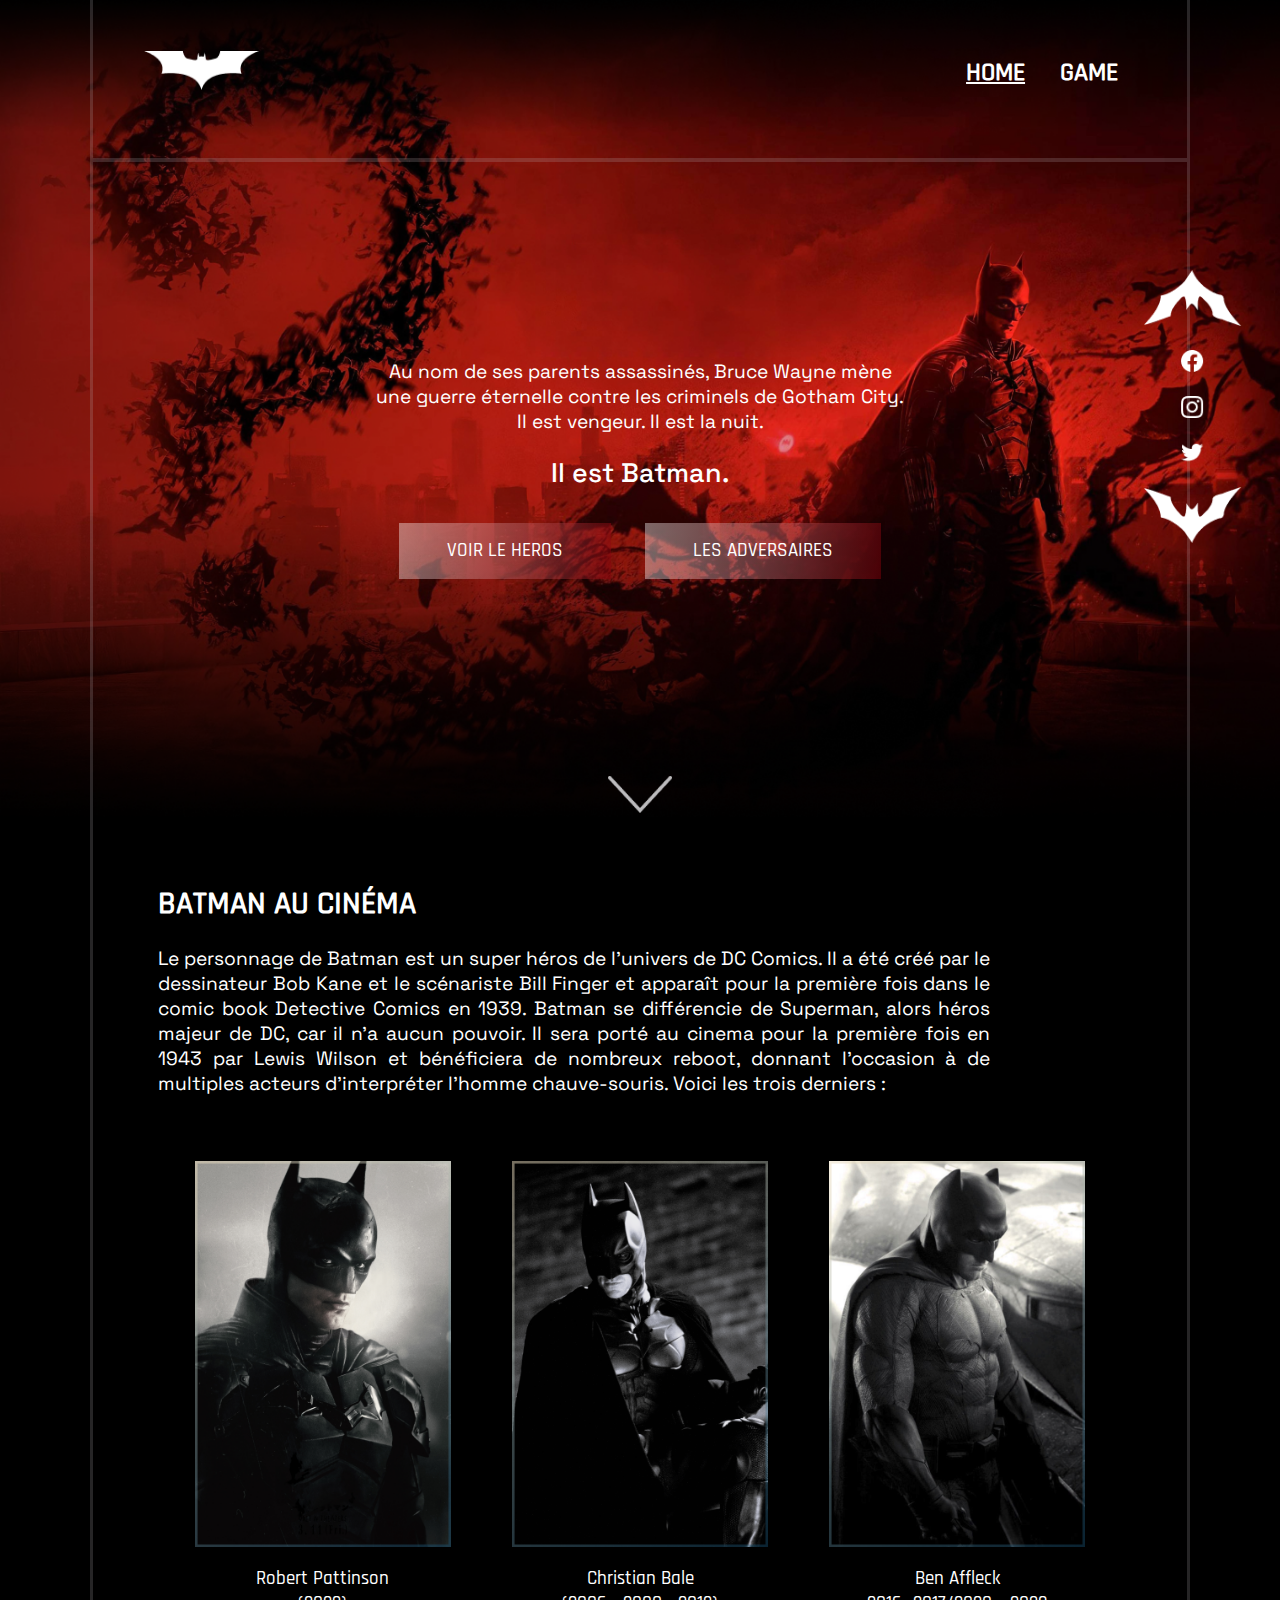
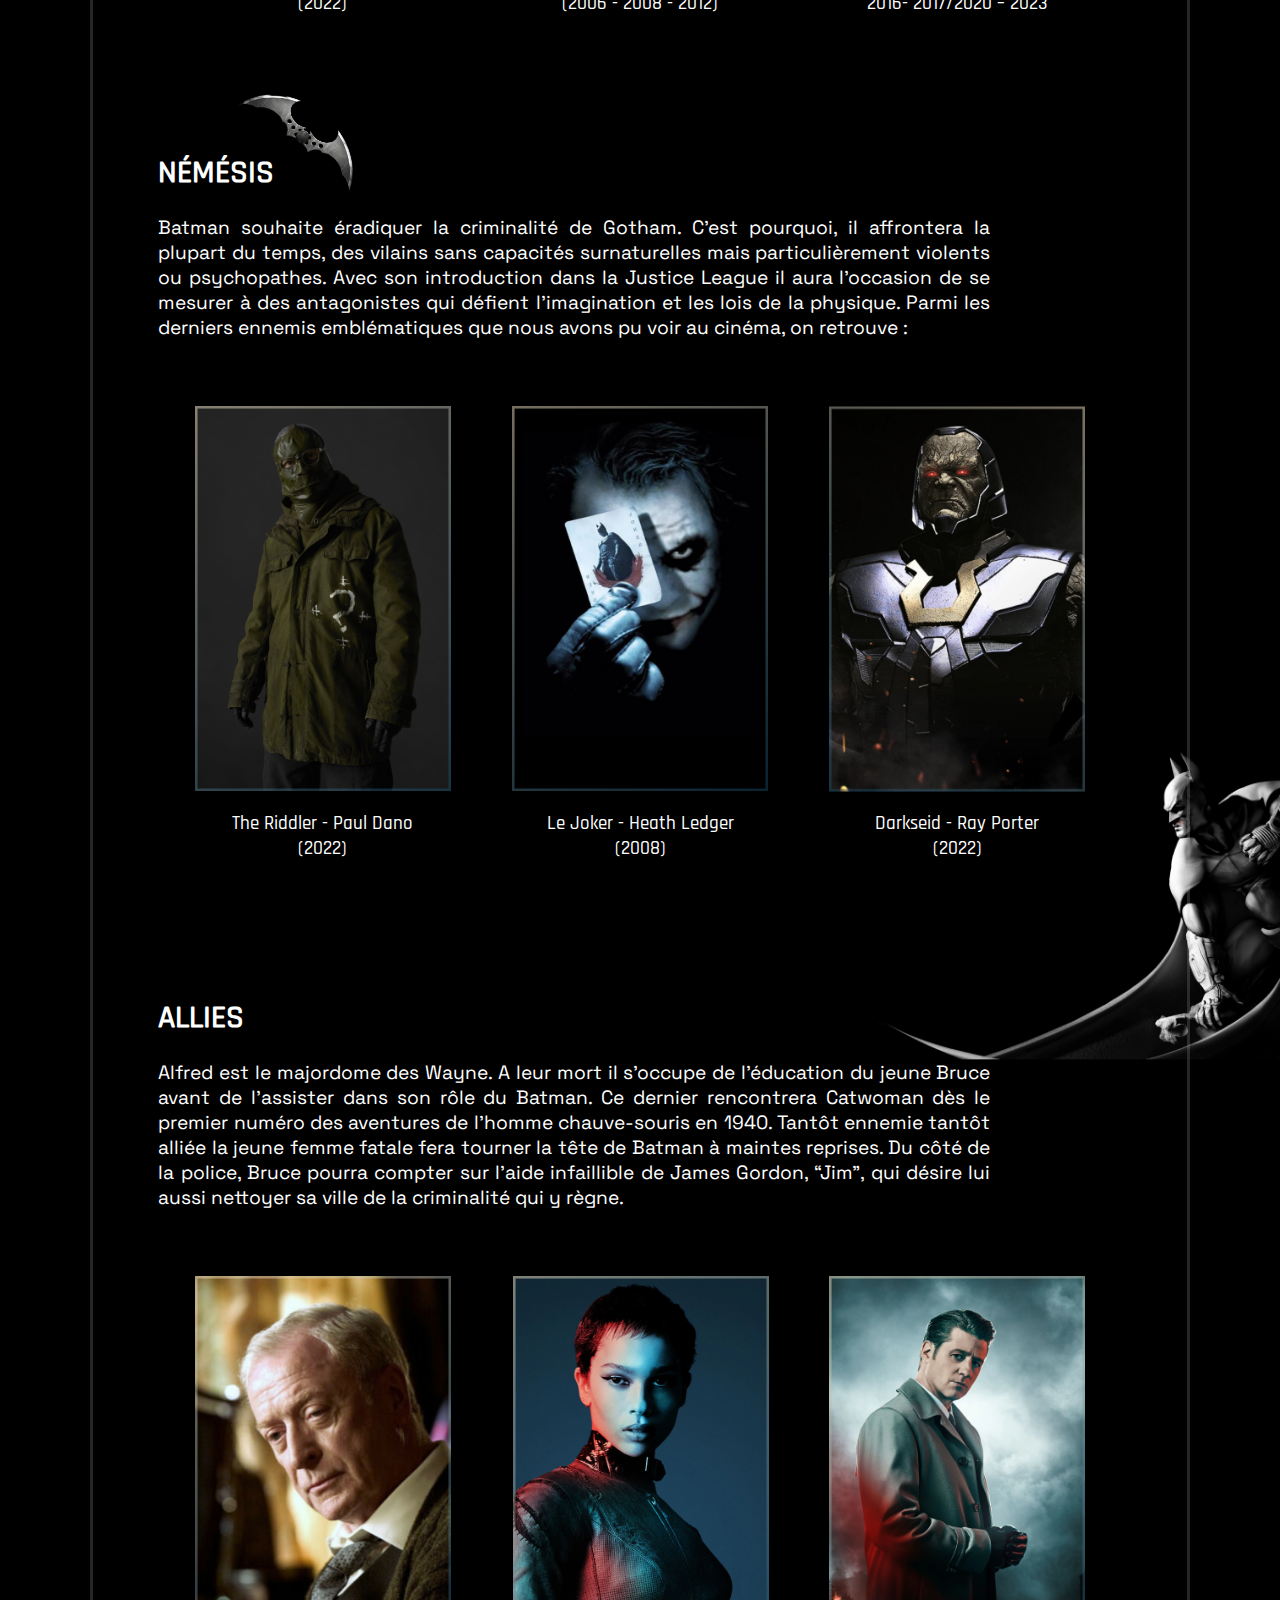
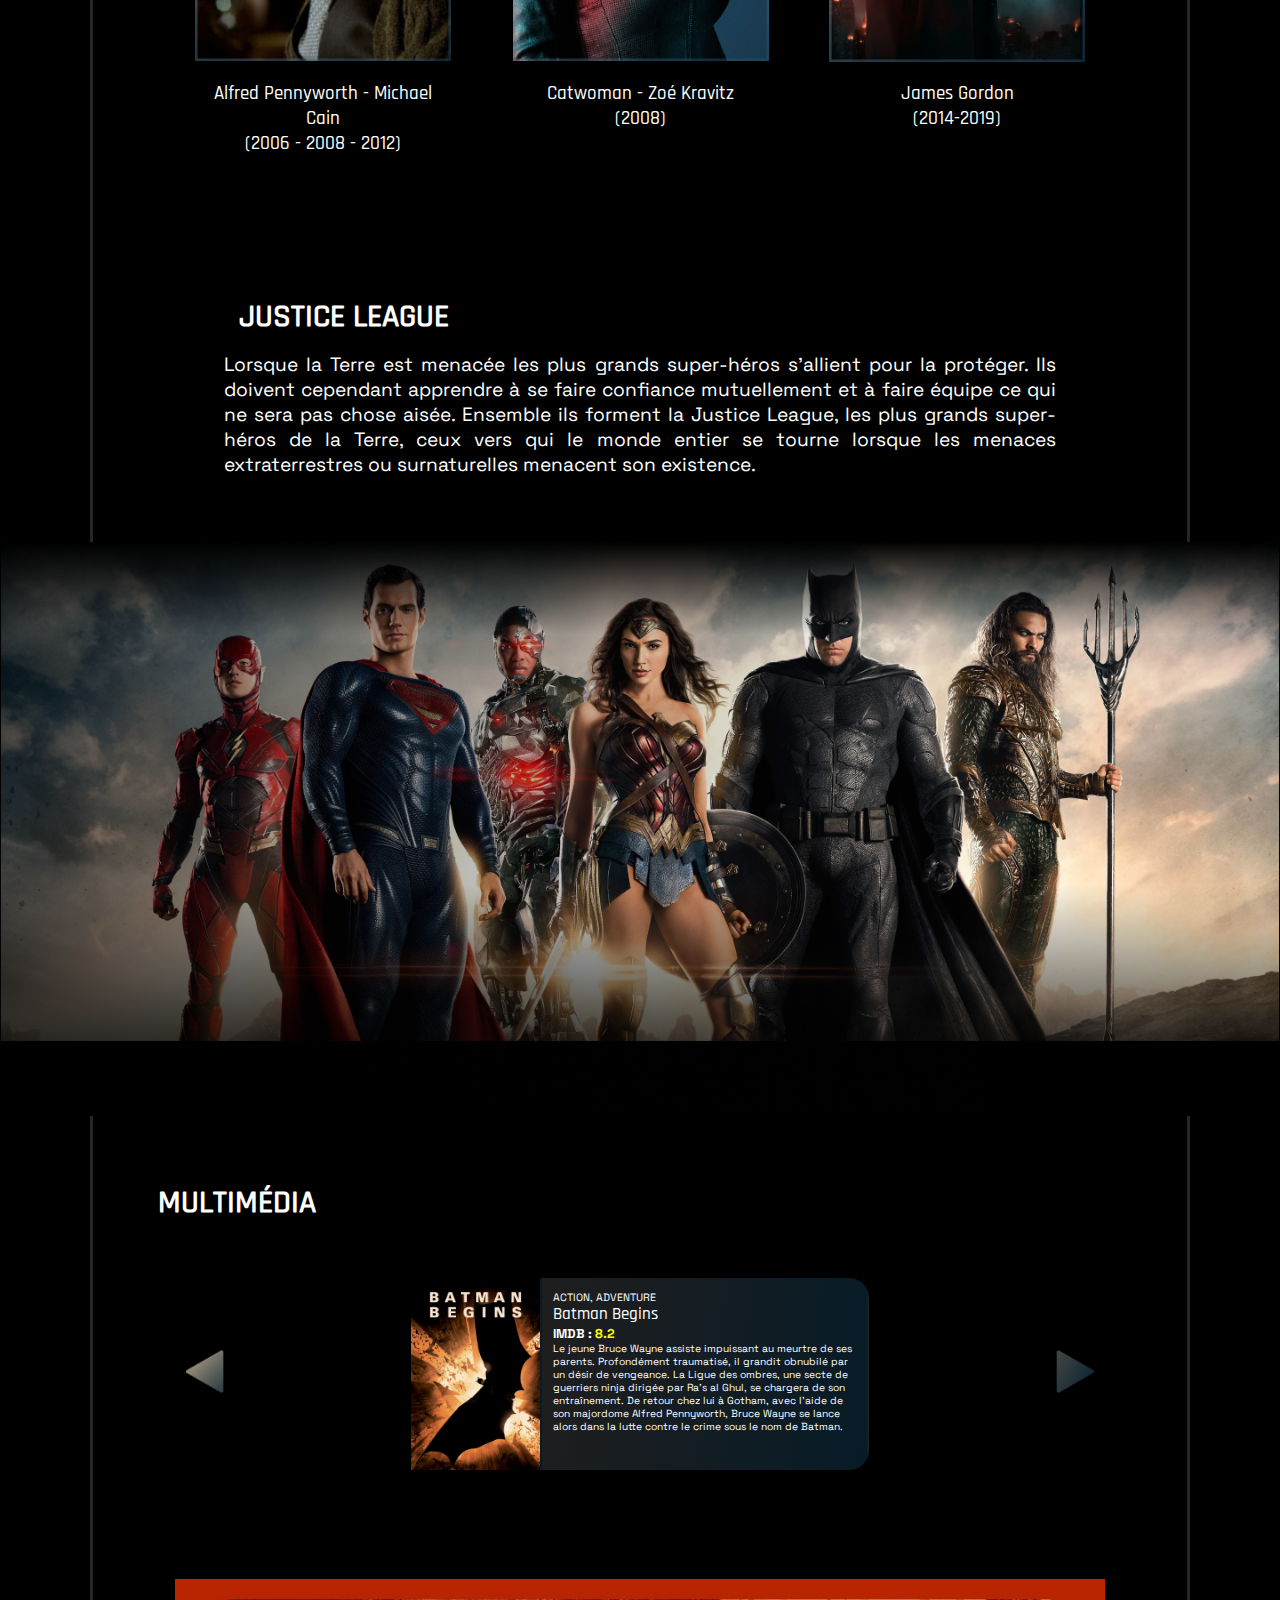
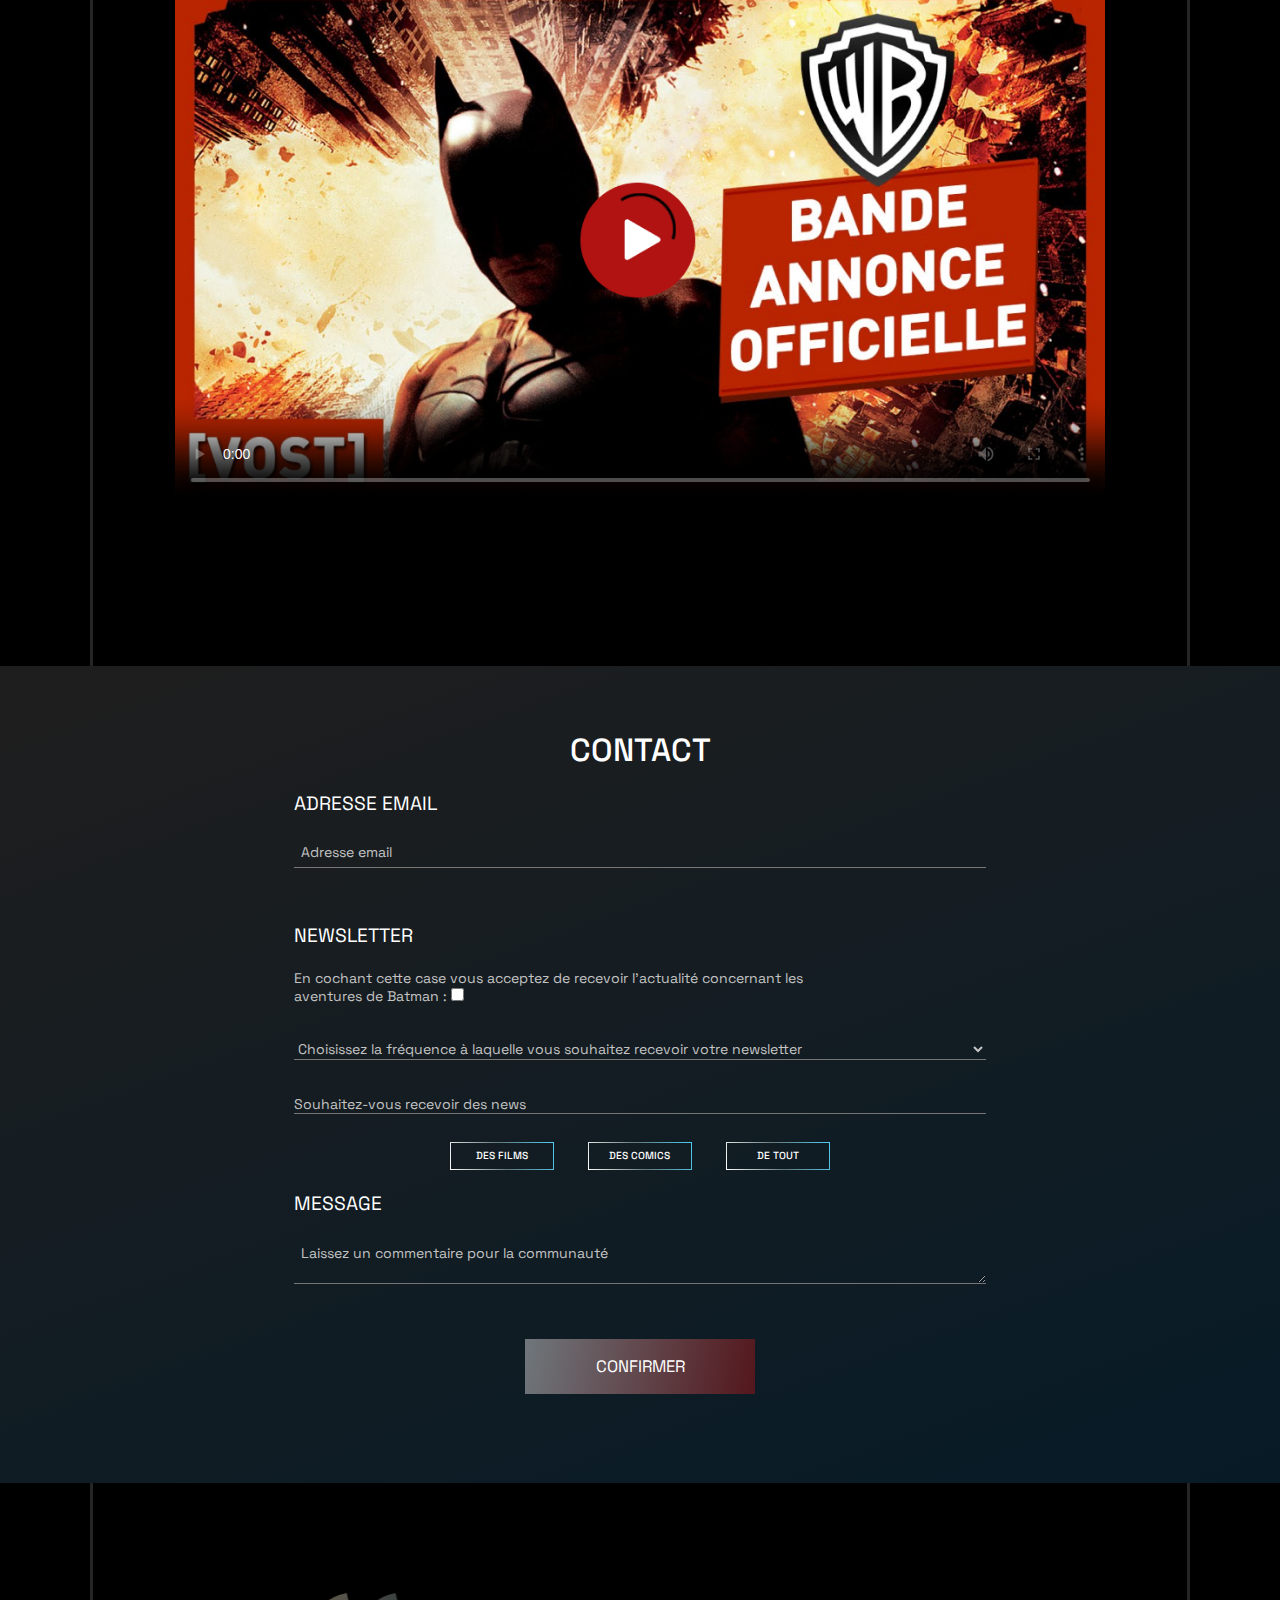
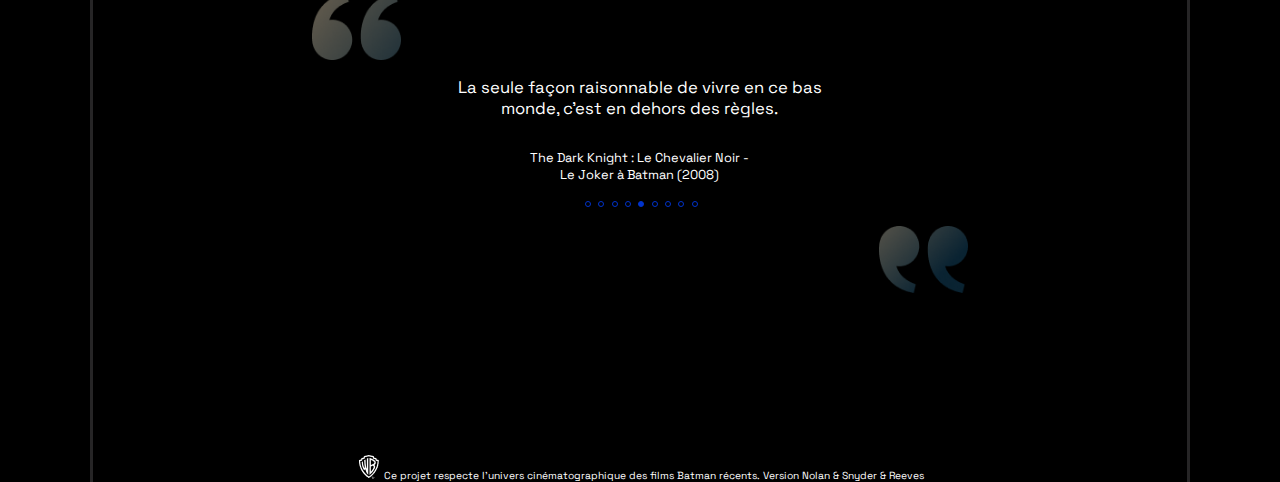
<file: index.html>
<!DOCTYPE html>
<html lang="en">
<head>
    <meta charset="UTF-8">
    <meta http-equiv="X-UA-Compatible" content="IE=edge">
    <meta name="viewport" content="width=device-width, initial-scale=1.0">
    <link rel="stylesheet" href="css/style.css">
    <title>BatMan</title>
</head>
<body>
    <section id="hero">
        <header>
            <nav>
                <a href=""><img src="img/Logos/logohome.png" alt=""></a>
                <ul>
                    <li id="active"><a href="index.html">HOME</a></li>
                    <li><a href="game.html">GAME</a></li>
                </ul>
            </nav>
        </header>
        
        <!-- Premiers contenus -->
        <section class="container">
            <div class="part1 fadeIn">
                <p>Au nom de ses parents assassinés, Bruce Wayne mène <br> une guerre éternelle contre les 
                    criminels de Gotham City. <br> Il est vengeur. Il est la nuit.</p>
                <h2>Il est Batman.</h2>
                <a href="#heros"><button>VOIR LE HEROS</button></a>
                <a href="#adversaires"><button>LES ADVERSAIRES</button></a>
                <a class="fleche" href="#cinema"><img src="./img/Logos/flèche_down_header.png" alt="" style="width: 5vw;"></a>
            </div>
        </section>
    </section>

    <!-- scroll icons -->
    <div class="scrollIcons">
        <a href="#hero">
            <img src="./img/Logos/logo_bat_flèche.png" alt="" style="width: 7.6vw;">
        </a>
        <a href="">
            <img src="./img/Logos/icon_facebook.png" alt="">
        </a>
        <a href="">
            <img src="./img/Logos/icon_ig.png" alt="">
        </a>
        <a href="">
            <img src="./img/Logos/icon_tw.png" alt="">
        </a>
        <a href="#bas">
            <img src="./img/Logos/logo_bat_flèche_2.png" alt="" style="width: 7.6vw;">
        </a>
    </div>

    <!-- début du contenu principal -->
    <main>
        <!-------------------------SECONDE PARTIE ------------------------------->
        <!-- sous-partie1 -->
        <section class="container" id="cinema">
            <div class="part2 fadeIn">
                <h1>BATMAN AU CINÉMA</h1>
                <p>
                    Le personnage de Batman est un super héros de l’univers de DC Comics. Il a été créé par le dessinateur Bob Kane et le scénariste Bill Finger et apparaît pour la première fois dans le comic book Detective Comics en 1939. Batman se différencie de Superman,
                    alors héros majeur de DC, car il n’a aucun pouvoir. Il sera porté au cinema pour la première fois en 1943 par Lewis Wilson et bénéficiera de nombreux reboot, donnant l’occasion à de multiples acteurs d’interpréter l’homme chauve-souris.
                    Voici les trois derniers :
                </p>
            </div>

            <div class="lesTrois" id="heros">
                <div class="les3 zoom">
                    <figure><img src="./img/Illustrations/Bathome2.png" alt=""></figure>
                    <figcaption>Robert Pattinson <br>(2022)</figcaption>
                    <!-- à propos de l'acteur -->
                    <div class="acteur">
                        <div>
                            <img src="img/Illustrations/Bathome2.png">
                            <p>Robert Pattinson <br> <span>2022</span></p>
                        </div>
                    </div>
                </div>
                <div class="les3 zoom">
                    <figure><img src="./img/Illustrations/Bathome3.png" alt=""></figure>
                    <figcaption>Christian Bale <br>(2006 - 2008 - 2012)</figcaption>
                    <!-- à propos de l'acteur -->
                    <div class="acteur">
                        <div>
                            <img src="img/Illustrations/Bathome3.png">
                            <p>Christian Bale <br> <span>2006 - 2008 - 2012</span></p>
                        </div>
                    </div>
                </div>
                <div class="les3 zoom">
                    <figure><img src="./img/Illustrations/Bathome4.png" alt=""></figure>
                    <figcaption>Ben Affleck <br>2016- 2017/2020 – 2023</figcaption>
                    <!-- à propos de l'acteur -->
                    <div class="acteur">
                        <div>
                            <img src="img/Illustrations/Bathome4.png">
                            <p>Ben Affleck <br> <span>2016- 2017/2020 – 2023</span></p>
                        </div>
                    </div>
                </div>
            </div>
        </section>

        <!-- sous-partie2 -->
        <section class="container">
            <div class="part2 fadeIn" id="nemesis">
                <img class="ailes" src="./img/Illustrations/Bathome13.png" alt="">
                <h1>NÉMÉSIS</h1>
                <p>
                    Batman souhaite éradiquer la criminalité de Gotham. C’est pourquoi, il affrontera la plupart du temps, des vilains sans capacités surnaturelles mais particulièrement violents ou psychopathes. Avec son introduction dans la Justice League il aura l’occasion
                    de se mesurer à des antagonistes qui défient l’imagination et les lois de la physique. Parmi les derniers ennemis emblématiques que nous avons pu voir au cinéma, on retrouve :
                </p>
            </div>
            <div class="lesTrois" id="adversaires">
                <div class="les3 zoom">
                    <figure><img src="./img/Illustrations/Bathome5.png" alt=""></figure>
                    <figcaption>The Riddler - Paul Dano <br>(2022)</figcaption>
                    <!-- à propos de l'acteur -->
                    <div class="acteur">
                        <div>
                            <img src="img/Illustrations/Bathome5.png">
                            <p>The Riddler/Edward Nashton <br> <span> Paul Dano-2022</span></p>
                        </div>
                    </div>
                </div>
                <div class="les3 zoom">
                    <figure><img src="./img/Illustrations/Bathome6.png" alt=""></figure>
                    <figcaption>Le Joker - Heath Ledger <br>(2008)</figcaption>
                    <!-- à propos de l'acteur -->
                    <div class="acteur">
                        <div>
                            <img src="img/Illustrations/Bathome6.png">
                            <p>The Joker <br> <span>Heath Ledger-2008</span></p>
                        </div>
                    </div>
                </div>
                <div class="les3 zoom">
                    <figure><img src="./img/Illustrations/Bathome7.png" alt=""></figure>
                    <figcaption>Darkseid - Ray Porter <br>(2022)</figcaption>
                    <!-- à propos de l'acteur -->
                    <div class="acteur">
                        <div>
                            <img src="img/Illustrations/Bathome7.png">
                            <p>Darkseid <br> <span>Ray Porter-2020</span></p>
                        </div>
                    </div>
                </div>
            </div>
        </section>

        <!-- image de batman à droite -->
        <section class="container">
            <div class="imgDroit">
                <img src="./img/Illustrations/Bathome12.png" alt="" style="width: 33vw;">
            </div>
        </section>
        
        <!-- sous-partie3 -->
        <section class="container">
            <div class="part2 fadeIn">
                <h1 id="allies">ALLIES</h1>
                <p>
                    Alfred est le majordome des Wayne. A leur mort il s’occupe de l’éducation du jeune Bruce avant de l’assister dans son rôle du Batman. Ce dernier rencontrera Catwoman dès le premier numéro des aventures de l’homme chauve-souris en 1940. Tantôt ennemie
                    tantôt alliée la jeune femme fatale fera tourner la tête de Batman à maintes reprises. Du côté de la police, Bruce pourra compter sur l’aide infaillible de James Gordon, “Jim”, qui désire lui aussi nettoyer sa ville de la criminalité
                    qui y règne. 
                </p>
            </div>
            <div class="lesTrois">
                <div class="les3 zoom">
                    <figure><img src="./img/Illustrations/Bathome9.png" alt=""></figure>
                    <figcaption>Alfred Pennyworth - Michael Cain <br>(2006 - 2008 - 2012)</figcaption>
                    <!-- à propos de l'acteur -->
                    <div class="acteur"  style="margin-bottom: 8%;">
                        <div>
                            <img src="img/Illustrations/Bathome9.png">
                            <p>Alfred Pennyworth <br> <span>Michael Cain-2006-2008-2012</span></p>
                        </div>
                    </div>
                </div>
                <div class="les3 zoom">
                    <figure><img src="./img/Illustrations/Bathome8.png" alt=""></figure>
                    <figcaption>Catwoman - Zoé Kravitz <br>(2008)</figcaption>
                    <!-- à propos de l'acteur -->
                    <div class="acteur">
                        <div>
                            <img src="img/Illustrations/Bathome8.png">
                            <p>Catwoman <br> <span>Zoé Kravitz-2022</span></p>
                        </div>
                    </div>
                </div>
                <div class="les3 zoom">
                    <figure><img src="./img/Illustrations/Bathome10.png" alt=""></figure>
                    <figcaption>James Gordon <br>(2014-2019)</figcaption>
                    <!-- à propos de l'acteur -->
                    <div class="acteur">
                        <div>
                            <img src="img/Illustrations/Bathome10.png">
                            <p>Jim Gordon <br> <span>Benjamin McKenzie-2014-2019</span></p>
                        </div>
                    </div>
                </div>
            </div>
            
        <!-- justice league -->
            <div class="part2jl fadeIn">
                <h1>JUSTICE LEAGUE</h1>
                <p>
                    Lorsque la Terre est menacée les plus grands super-héros s’allient pour la protéger. Ils doivent cependant apprendre à se faire confiance mutuellement et à faire équipe ce qui ne sera pas chose aisée. Ensemble ils forment la Justice League, les plus grands
                    super-héros de la Terre, ceux vers qui le monde entier se tourne lorsque les menaces extraterrestres ou surnaturelles menacent son existence. </p>
            </div>
        </section>

        <div class="heros">
            <img id="imgBat11" src="./img/Illustrations/Bathome11.png" alt="">
        </div>

        <!-- sous-partie4 -->
        <section class="container">
            <div class="part2 fadeIn">
                <h1>MULTIMÉDIA</h1>
            </div>
            <div class="multimedia fadeIn">
                <div class="direction">
                    <a href="">
                        <img src="./img/Logos/icon_flèche_1.png" alt="">
                    </a>
                </div>

                <img class="begin" src="./img/Illustrations/Bathome_ba1.png" alt="">
                <div class="action">
                    <h5>ACTION, ADVENTURE</h5>
                    <h4>Batman Begins</h4>
                    <h6>IMDB : <span style="color:#ffff00">8.2</span></h6>
                    <p>Le jeune Bruce Wayne assiste impuissant au meurtre de ses parents. Profondément traumatisé, il grandit obnubilé par un désir de vengeance. La Ligue des ombres, une secte de guerriers ninja dirigée par Ra's al Ghul, se chargera
                        de son entraînement. De retour chez lui à Gotham, avec l'aide de son majordome Alfred Pennyworth, Bruce Wayne se lance alors dans la lutte contre le crime sous le nom de Batman.
                    </p>
                </div>
                <div class="direction">
                    <a href="">
                        <img src="./img/Logos/icon_flèche_2.png" alt="">
                    </a>
                </div>
            </div>

            <div class="bande fadeIn">
                <video poster="./img/Illustrations/Bathome_ba2.png" src="https://www.youtube.com/watch?v=jXrFsn9pcZY" controls></video>
            </div>
        </section>

        <!-- formulaire -->
        <section class="contact fadeIn">
            <div class="form">
                <h1> CONTACT</h1>
                <form action="" id="form-contact">
                    <label class="titre" for="email">ADRESSE EMAIL</label>
                    <input type="email" name="email" placeholder="Adresse email">
                    <label class="titre" for="newsletter">NEWSLETTER</label>
                    <label class="cocher" for=""> En cochant cette case vous acceptez de recevoir l’actualité concernant les <br> aventures de Batman :</label>
                    <input type="checkbox">
                    <div class="report">
                        <select name="choix" class="news">
                            <option value="">Choisissez la fréquence à laquelle vous souhaitez recevoir votre newsletter</option>
                            <option value="">Une fois par semaine</option>
                            <option value="">Une fois toutes les deux semaines(2fois par mois)</option>
                            <option value="">Une fois par mois</option>
                            <option value="">Une fois tous les trois mois</option>
                            <option value="">Une fois tous les six mois</option>
                        </select>
                    </div>
                    <div class="report">
                        <p class="news"> Souhaitez-vous recevoir des news</p>
                    </div>
                    <div class="btn-group">
                       <button>Des films</button>
                       <button>Des comics</button>
                       <button>De tout</button>
                    </div>
                    <label class="titre">MESSAGE</label>
                    <textarea name="message" id="" placeholder="Laissez un commentaire pour la communauté"></textarea>
                    <input type="submit" value="CONFIRMER">
                </form>
            </div>

        </section>
    </main>

    <!-- Citation -->
    <section class="container" id="citation">
        <div class="container2 fadeIn">
            <div class="g-open">
                <img src="./img/Logos/icon_guillemets_1.png" alt="" style="width: 7vw;">
            </div>
            <div class="citation-carte">
                <p class="citation-texte">La seule façon raisonnable de vivre en ce bas monde, c'est en dehors des règles.</p>

                <p class="citation-auteur" style="font-size: 1em;">The Dark Knight : Le Chevalier Noir - <br> Le Joker à Batman (2008)</p>
            </div>

            <div class="ronds">
                <svg>
                    <circle cx="8" cy="8" r="2.5" stroke="#0033cc" stroke-width="1" fill="tranparent"></circle>
                </svg>
                <svg>
                    <circle cx="8" cy="8" r="2.5" stroke="#0033cc" stroke-width="1" fill="tranparent"></circle>
                </svg>
                <svg>
                    <circle cx="8" cy="8" r="2.5" stroke="#0033cc" stroke-width="1" fill="tranparent"></circle>
                </svg>
                <svg>
                    <circle cx="8" cy="8" r="2.5" stroke="#0033cc" stroke-width="1" fill="tranparent"></circle>
                </svg>
                <svg>
                    <circle cx="8" cy="8" r="2.5" stroke="#0033cc" stroke-width="1" fill="#0033cc"></circle>
                </svg>
                <svg>
                    <circle cx="8" cy="8" r="2.5" stroke="#0033cc" stroke-width="1" fill="tranparent"></circle>
                </svg>
                <svg>
                    <circle cx="8" cy="8" r="2.5" stroke="#0033cc" stroke-width="1" fill="tranparent"></circle>
                </svg>
                <svg>
                    <circle cx="8" cy="8" r="2.5" stroke="#0033cc" stroke-width="1" fill="tranparent"></circle>
                </svg>
                <svg>
                    <circle cx="8" cy="8" r="2.5" stroke="#0033cc" stroke-width="1" fill="tranparent"></circle>
                </svg>
            </div>
            
            <div class="g-close">
                <img src="./img/Logos/icon_guillemets_2.png" alt="" style="width: 7vw;">
            </div>
        </div>
    </section>

    <!-- Pied de page -->
    <footer class="container" id="bas">
        <div class="container2">
            <div class="text">
                <img src="./img/Logos/icon_WB.png" alt="">
                <span> Ce projet respecte l’univers cinématographique des films Batman récents. Version Nolan & Snyder & Reeves</span>
            </div>
        
        </div>
    </footer>

        <!-- Popup -->
    <div class="popup-message" id="modal">
        <div class="popup-content">
            <span class="message">Message reçu !</span>
        </div>
    </div>

    <!-- scripts -->
    <script src="script/home.js"></script>
</body>
</html>
</file>
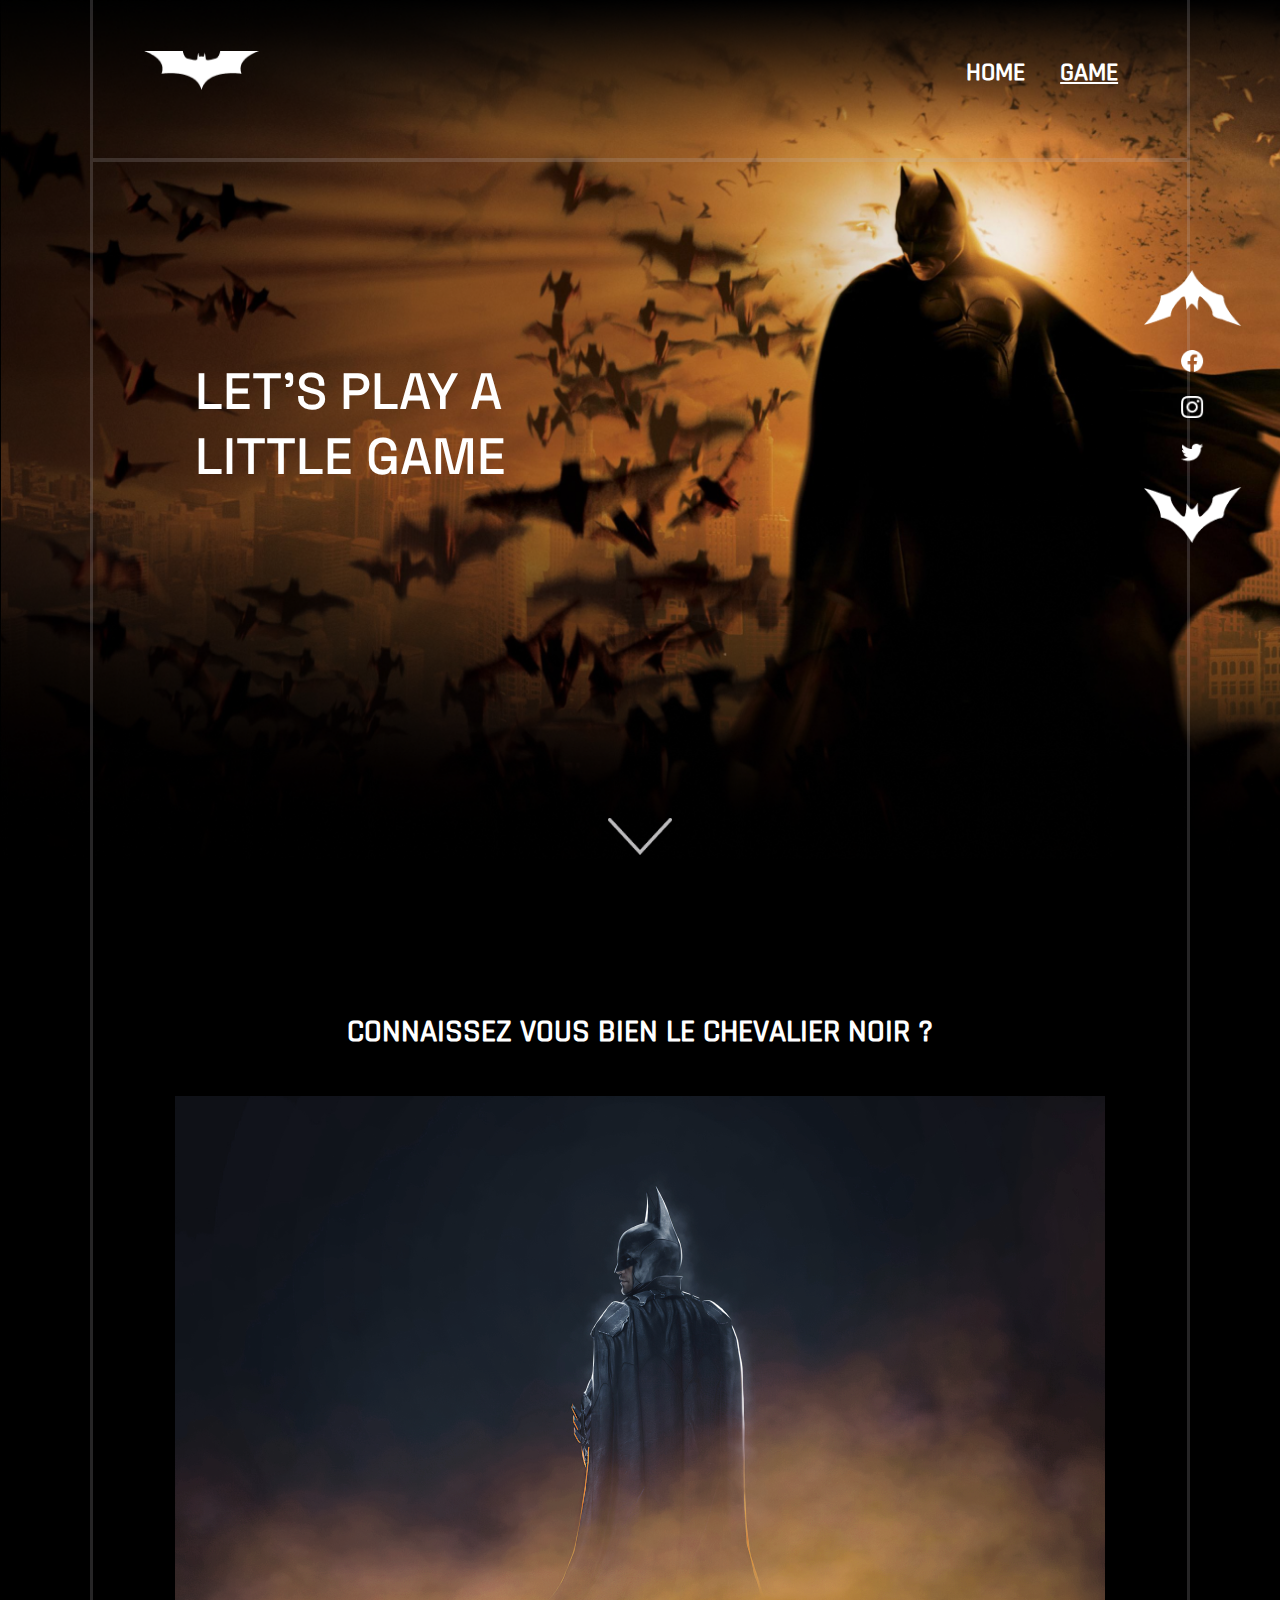
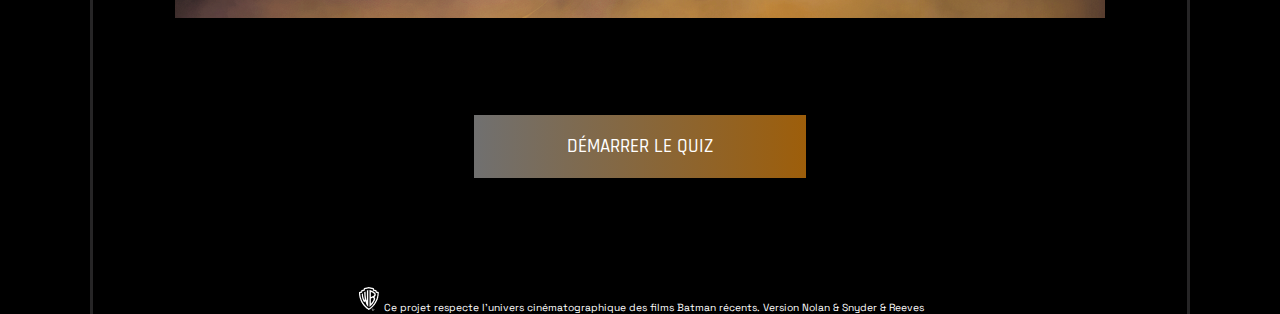
<file: game.html>
<!DOCTYPE html>
<html lang="fr">

<head>
    <meta charset="UTF-8">
    <meta http-equiv="X-UA-Compatible" content="IE=edge">
    <meta name="viewport" content="width=device-width, initial-scale=1.0">
    <title>BATMAN|GAME</title>
    <link rel="stylesheet" href="css/style.css">
    <script src="https://code.jquery.com/jquery-3.6.0.js" integrity="sha256-H+K7U5CnXl1h5ywQfKtSj8PCmoN9aaq30gDh27Xc0jk=" crossorigin="anonymous"></script>
</head>

<body>
    <section id="hero_game">
        <!-- en-tête -->
        <header>
            <nav>
                <a href=""><img src="img/Logos/logohome.png" alt=""></a>
                <ul>
                    <li><a href="index.html">HOME</a></li>
                    <li id="active"><a href="game.html">GAME</a></li>
                </ul>
            </nav>
        </header>
        
        <!-- Premiers contenus -->
        <section class="container">
            <div class="part1_game fadeIn">
                <h1>Let's play a <br>little game</h1>
                <a class="fleche" href=""><img src="./img/Logos/flèche_down_header.png" alt="" style="width: 5vw;"></a>
            </div>
        </section>
    </section>

    <!-- scroll icons -->
    <div class="scrollIcons">
        <a href="#hero_game">
            <img src="./img/Logos/logo_bat_flèche.png" alt="" style="width: 7.6vw;">
        </a>
        <a href="">
            <img src="./img/Logos/icon_facebook.png" alt="">
        </a>
        <a href="">
            <img src="./img/Logos/icon_ig.png" alt="">
        </a>
        <a href="">
            <img src="./img/Logos/icon_tw.png" alt="">
        </a>
        <a href="#bas">
            <img src="./img/Logos/logo_bat_flèche_2.png" alt="" style="width: 7.6vw;">
        </a>
    </div>

    <!-- Contenu principal -->
    <main class="container">

        <!-- démarrer quizz -->
        <section class="jeu" id="jeu">

            <div class="quiz fadeIn" id="quiz">
                <h1>connaissez vous bien le chevalier noir ?</h1>
                <img src="./img/Illustrations_game/Batgame_2.png" alt="chevalier noir"><br>
                <button type="submit" class="btn" id="btn-start">démarrer le quiz</button>
            </div>

            <!-- Quizz-->
            <div class="quiz-container" id="quiz-container">
                <h1> <span id="index">1</span>/<span id="total">12</span></h1>
                <form action="" method="post" id="formulaire">
                    <div class="quiz-questions" id="quiz-questions">
                        <div>
                            <img src="./img/Illustrations_game/Batgame_3.png" alt="illustration" id="img-illustrate">
                        </div>    

                        <!-- en cas de défaut de connexion -->
                        <div class="quiz-question" id="quiz-question">
                            <p class="question" id="question">Vérifier la connexion...</p>
                            <span id="error-message"></span>
                            <label for="checkbox1" class="response">
                                <input type="checkbox" name="choix" id="checkbox1" value="">
                                <p id="response" >Réponse</p>
                            </label>
                            <label for="checkbox1" class="response">
                                <input type="checkbox" name="choix" id="checkbox2" value="">
                                <p id="response2">Réponse</p>
                            </label>
                            <label for="checkbox1" class="response">
                                <input type="checkbox" name="choix" id="checkbox3" value="">
                                <p id="response3" >Réponse</p>
                            </label>
                        </div>
                        <!-- Fin formulaire par defaut -->

                    </div>
                    
                    <!-- passer à la question suivante -->
                    <div>
                        <div class="suiv" id="suiv">
                            <input type="submit" class="btn" value="question suivante" id="btn-next">
                            <p id="rep"></p>
                        </div>
                    </div>
                    
                </form>
            </div>

            <!-- Fin des quiz -->
        </section>
    </main>
   
    <!-- PIEDS DE PAGE -->
    <footer class="container" id="bas">
        <div class="container2">
            <div class="text">
                <img src="./img/Logos/icon_WB.png" alt="">
                <span> Ce projet respecte l’univers cinématographique des films Batman récents. Version Nolan & Snyder & Reeves</span>
            </div>
            <div>
               
            </div>

        </div>
    </footer>

    <!-- popup résultat -->
    <div class="popup-result quiz" id="popup-result">
        <div class="result">
            <h1 id="titre"> Note</h1>
            <p id="appreciation">Appréciation</p>
            <a href="game.html" class="btn">Recommencer le Quiz</a>
        </div>
    </div>
    
    <!-- scripts -->
    <script src="script/game.js"></script>    
</body>
</html>
</file>
<file: css/style.css>
@charset "UTF-8";
/* the Font */
@font-face {
  font-family: font1;
  src: url(../fonts/Rajdhani-Medium.ttf);
}
@font-face {
  font-family: font2;
  src: url(../fonts/SpaceGrotesk-VariableFont_wght.ttf);
}
/*main style */
:root {
  --yellow-color: #FFFF00;
  --yellow-light: #F8F184;
  --blue-color: #19587D;
  --black1: #000000;
  --grey-border: rgba(188, 187, 189, 0.2);
  --color-black: #1f1e1e;
  --gradient-white: #eddebf67;
  --color-marine: #071b27;
  scroll-behavior: smooth;
}

* {
  margin: 0;
  padding: 0;
  box-sizing: border-box;
}

html {
  font-size: 1vw;
}

body {
  overflow-x: hidden;
  color: white;
  background-color: var(--black1);
}

p {
  font-family: font2;
  font-size: 1.5em;
  font-weight: 400;
}

h1 {
  font-family: font1;
  font-size: 2.5em;
}

h2 {
  font-family: font2;
  font-size: 2.06em;
  font-weight: 400;
}

figcaption {
  font-family: font1;
  font-size: 1.5em;
  font-weight: 400;
}

button {
  font-family: font1;
  font-size: 1.5em;
  font-weight: 500;
  text-transform: uppercase;
}

.container {
  border: 3px solid var(--grey-border);
  border-top: 0;
  border-bottom: 0;
  margin-left: 7%;
  margin-right: 7%;
}

/* nav style */
nav {
  padding: 4% 0% 5% 4%;
  margin-left: 7%;
  margin-right: 7%;
  display: flex;
  align-items: center;
  justify-content: space-between;
  border: 3px solid var(--grey-border);
  border-bottom: 4px solid var(--grey-border);
  border-top: 0px;
}
nav img {
  width: 9vw;
}
nav ul {
  list-style-type: none;
  margin-right: 10%;
  display: flex;
  gap: 30%;
}
nav ul a {
  display: block;
  text-decoration: none;
  font-family: font1;
  font-size: 2em;
  font-weight: bold;
  color: white;
}
nav ul a:hover {
  color: var(--yellow-color);
  text-decoration: underline;
}
nav #active {
  text-decoration: underline;
}

/* right scrollIc */
.scrollIcons {
  display: flex;
  flex-direction: column;
  align-items: center;
  position: fixed;
  right: 0%;
  transform: translate(-40%);
  top: 30%;
  gap: 20px;
  z-index: 10;
}

.scrollIcons img {
  width: 1.7vw;
}

/*footer*/
footer {
  clear: right;
}

footer .text {
  text-align: center;
  font-size: 0.8em;
  font-family: font2;
}

footer .social {
  display: flex;
  justify-content: center;
  gap: 2em;
  margin: 2em 0;
}

footer .social-items img {
  vertical-align: middle;
  width: 1.7vw;
}

nav a img:hover, .scrollIcons img:hover, #home:hover, .social-items img:hover {
  filter: invert(4%) sepia(100%) saturate(1680%) hue-rotate(352deg) brightness(109%) contrast(104%);
}

.zoom {
  animation-name: zoomIn; 
  animation-duration: 2s; 
  animation-timing-function: ease-in-out;
}

.fadeIn {
  animation-name: fadeIn;
  animation-duration: 2s;
}

@keyframes fadeIn {
  0% {
    opacity: 0%;
    transform: translateX(-100px);
  }
  100% {
    opacity: 100%;
    transform: translateX(0px);
  }
}

/*Zoom Animation*/
@keyframes zoomIn {
  0% {
    transform: scale(0); 
  }
  100% {
    transform: scale(1);
  }
}
/* Header*/
#hero {
  background-image: url("../img/Illustrations/Bathome1.png");
  background-size: cover;
  color: white;
}

/**/
.part1 {
  font-family: font2;
  text-align: center;
  padding-top: 18%;
}

.part1 h2 {
  font-family: font2;
  font-size: 2.1em;
  font-weight: 500;
}

.part1 p, .part1 h2 {
  width: 50%;
  margin: 0 auto;
  text-align: center;
}

.part1 h2 {
  margin-top: 2%;
  margin-bottom: 3%;
}

.part1 button {
  color: white;
  font-family: font1;
  background: linear-gradient(100deg, rgba(255, 255, 255, 0.4), rgba(137, 0, 9, 0.4705882353));
  padding: 0.8em 2.5em;
  margin: 0 0.8em;
  border: 0;
}

.part1 button:hover {
  background: linear-gradient(90deg, rgba(255, 255, 255, 0.747), rgb(177, 28, 28));
}

/*fleche*/
.part1 .fleche {
  display: block;
  margin-top: 18%;
}


/*Part2*/
.part2 {
  padding-top: 5%;
}

.part2 h1, .part2 p {
  padding: 1% 18% 1% 6%;
  text-align: justify;
}

.part2 h1 {
  font-weight: bold;
}

/*lesTrois Images*/
.lesTrois {
  display: flex;
  align-items: flex-start;
  justify-content: space-evenly;
  padding-top: 5%;
  padding-left: 5em;
  padding-right: 5em;
  flex-wrap: wrap;
  gap: 1.8em;
}

.lesTrois img {
  width: 20vw;
}

.les3:hover {
  transform: scale(1.1);
}

.les3 figcaption {
  text-align: center;
  padding: 6%;
}

.les3 {
  position: relative;
}

/* actors */
.acteur {
  visibility: hidden;
  position: absolute;
  bottom: 18%;
  text-align: center;
  align-items: center;
  z-index: 1;
  background-color: rgba(78, 76, 71, 0.3);
  width: 20vw;
  height: 10vw;
  border: 1.5px solid rgba(54, 51, 44, 0.7);
  padding: 2em;
}

.acteur div {
  background-image: linear-gradient(to right, rgba(255, 255, 255, 0.4) 40%, rgba(137, 0, 9, 0.4705882353) 60%);
  border-radius: 4em;
  width: 90%;
  margin: 0 auto;
}

.acteur img {
  width: 4vw;
  height: 4vw;
  border-radius: 50%;
  margin-left: -13em;
  margin-top: -1em;
}

.acteur p {
  font-family: font2;
  font-size: 1em;
  margin-top: -10%;
  padding-bottom: 10%;
}

.acteur span {
  color: yellow;
}

.les3:hover .acteur {
  visibility: visible;
}

/* petits ailes à côté de némésis*/
.part2 .ailes {
  width: 10vw;
  margin-left: 13%;
  margin-bottom: -5.5%;
}

/* image de batman à gauche */
.imgDroit {
  transform: translate(0%, -40%);
  z-index: -1;
  position: absolute;
  right: 0;
}

.part2 #allies {
  padding-top: 6%;
}

/* Justice league */
.part2jl {
  padding: 10% 12% 6% 12%;
  text-align: justify;
}

.part2jl h1 {
  padding-bottom: 2%;
  padding: 15px;
}

/* les super-héros */
.heros img {
  width: 100%;
}

/* sous-partie5 (multimédia) */
.multimedia {
  display: flex;
  flex-direction: row;
  margin: 4% auto 8% auto;
  width: auto;
}

.multimedia .begin {
  display: flex;
  margin: auto;
  margin-right: 0%;
  height: 15vw;
}

.multimedia .action {
  background-color: grey;
  border: 2px solid transparent;
  border-top-right-radius: 20px;
  border-bottom-right-radius: 20px;
  width: 30%;
  height: auto;
  padding: 1%;
  margin: 0 auto;
  margin-left: 0%;
  background-image: linear-gradient(100deg, var(--color-black), var(--color-marine));
}

.multimedia p {
  font-size: 0.8em;
}

.multimedia h6 {
  font-family: font2;
  font-size: 1em;
}

.multimedia h5 {
  font-family: font2;
  font-weight: 400;
}

.multimedia h4 {
  font-family: font1;
  font-size: 1.3em;
  font-weight: 400;
}

.multimedia .direction {
  display: flex;
  align-items: center;
  justify-content: center;
  margin: auto;
}

.multimedia .direction img {
  width: 3vw;
}

/* bande annonce */
.bande {
  display: flex;
  width: 85%;
  margin: 0 auto;
  margin-top: 10%;
  padding-bottom: 15%;
}

video:hover {
  box-shadow: 0.5em 1em 1em 0.5em #333;
}

video[poster] {
  width: 100%;
}

/* section contact */
.contact {
  background-image: linear-gradient(160deg, var(--color-black), var(--color-marine));
  padding: 5%;
}

.contact h1 {
  font-family: font2;
  font-weight: 500;
  text-align: center;
}

label.titre {
  font-family: font2;
  font-size: 1.5em;
}

.contact .form {
  width: 60%;
  margin: 0 auto;
}

.contact .titre {
  display: block;
  margin: 3% 0;
}

.contact .form input[type=email],
textarea {
  display: block;
  border-top: none;
  border-right: none;
  border-left: none;
  width: 100%;
  border-bottom: 1px solid rgba(128, 123, 123, 0.932);
  background-color: transparent;
  margin: 0% auto 8% auto;
  padding: 1%;
  font-size: 1.1em;
  color: white;
}

.news {
  background-color: transparent;
  font-family: font2;
  font-size: 1.1em;
  color: #c4c4c4;
  border: none;
  border-bottom: 1px solid rgba(128, 123, 123, 0.932);
  width: 100%;
}

option {
  background-color: rgb(25, 88, 125);
}

.contact .cocher {
  font-family: font2;
  font-size: 1.1em;
  color: #c4c4c4;
}

::-moz-placeholder {
  color: #c4c4c4;
  font-family: font2;
}

::placeholder {
  color: #c4c4c4;
  font-family: font2;
}

.report {
  margin: 5% auto 4% auto;
}

.btn-group {
  display: flex;
  justify-content: center;
  gap: 5%;
}

.btn-group button {
  padding: 1%;
  width: 15%;
  background-color: transparent;
  cursor: pointer;
  border: 1.5px solid;
  -o-border-image: linear-gradient(69deg, white, rgb(98, 120, 122), rgb(78, 205, 243)) 1;
     border-image: linear-gradient(69deg, white, rgb(98, 120, 122), rgb(78, 205, 243)) 1;
  color: white;
  font-family: font2;
  font-size: 0.8em;
}

.contact input[type=submit] {
  display: block;
  width: 230px;
  margin: 25px auto;
  padding: 2.5% 8% 2.5% 8%;
  background: linear-gradient(100deg, rgba(255, 255, 255, 0.4), rgba(189, 16, 16, 0.4));
  cursor: pointer;
  border: none;
  color: white;
  font-family: font2;
  font-size: 1.3em;
}

/* citation */
.container2 {
  margin: auto 20% auto 20%;
  padding-top: 10%;
}

#citation .citation-texte {
  font-size: 1.3em;
}

#citation .citation-carte {
  text-align: center;
  width: 60%;
  margin: 0 auto;
  padding-top: 2%;
  padding-bottom: 2%;
}

#citation .citation-auteur {
  padding-top: 30px;
  font-size: 0.875em;
  font-family: font2;
}

#citation .g-close {
  float: right;
  margin-top: -120px;
}

/* Petits ronds */
.ronds {
  display: flex;
  width: 120px;
  margin: 0 auto;
}

svg circle {
  display: flex;
  flex-direction: column;
}

.popup-message {
  position: fixed;
  width: 80%;
  height: 30vw;
  background-color: rgba(255, 255, 255, 0.2);
  border-radius: 30px;
  display: flex;
  align-items: center;
  justify-content: center;
  top: 20vh;
  left: 10vw;
  display: none;
}
.popup-message .popup-content {
  display: flex;
  justify-content: center;
  align-items: center;
  border-radius: 30px;
  background-image: linear-gradient(to bottom right, rgba(237, 222, 191, 0.4), rgba(25, 88, 125, 0.4));
  width: 80%;
  height: 80%;
  background-color: var(--color-black);
}
.popup-message .popup-content span {
  text-transform: uppercase;
  font-family: font1;
  font-size: 5em;
}

/* Fonts */
@font-face {
  font-family: font1;
  src: url(../fonts/Rajdhani-Medium.ttf);
}
@font-face {
  font-family: font2;
  src: url(../fonts/SpaceGrotesk-VariableFont_wght.ttf);
}
/* Style général */
:root {
  --yellow-color: #FFFF00;
  --yellow-light: #F8F184;
  --blue-color: #19587D;
  --black1: #000000;
  --grey-border: rgba(188, 187, 189, 0.2);
  --color-black: #1f1e1e;
  --gradient-white: #eddebf67;
  --color-marine: #071b27;
  scroll-behavior: smooth;
}

* {
  margin: 0;
  padding: 0;
  box-sizing: border-box;
}

html {
  font-size: 1vw;
}

body {
  overflow-x: hidden;
  color: white;
  background-color: var(--black1);
}

p {
  font-family: font2;
  font-size: 1.5em;
  font-weight: 400;
}

h1 {
  font-family: font1;
  font-size: 2.5em;
}

h2 {
  font-family: font2;
  font-size: 2.06em;
  font-weight: 400;
}

figcaption {
  font-family: font1;
  font-size: 1.5em;
  font-weight: 400;
}

button {
  font-family: font1;
  font-size: 1.5em;
  font-weight: 500;
  text-transform: uppercase;
}

.container {
  border: 3px solid var(--grey-border);
  border-top: 0;
  border-bottom: 0;
  margin-left: 7%;
  margin-right: 7%;
}

/* Nav */
nav {
  padding: 4% 0% 5% 4%;
  margin-left: 7%;
  margin-right: 7%;
  display: flex;
  align-items: center;
  justify-content: space-between;
  border: 3px solid var(--grey-border);
  border-bottom: 4px solid var(--grey-border);
  border-top: 0px;
}
nav img {
  width: 9vw;
}
nav ul {
  list-style-type: none;
  margin-right: 10%;
  display: flex;
  gap: 30%;
}
nav ul a {
  display: block;
  text-decoration: none;
  font-family: font1;
  font-size: 2em;
  font-weight: bold;
  color: white;
}
nav ul a:hover {
  color: var(--yellow-color);
  text-decoration: underline;
}
nav #active {
  text-decoration: underline;
}

/* Scroll Icônes du côté droit */
.scrollIcons {
  display: flex;
  flex-direction: column;
  align-items: center;
  position: fixed;
  right: 0%;
  transform: translate(-40%);
  top: 30%;
  gap: 20px;
  z-index: 10;
}

.scrollIcons img {
  width: 1.7vw;
}

/*footer*/
footer {
  clear: right;
}

footer .text {
  text-align: center;
  font-size: 0.8em;
  font-family: font2;
}

footer .social {
  display: flex;
  justify-content: center;
  gap: 2em;
  margin: 2em 0;
}

footer .social-items img {
  vertical-align: middle;
  width: 1.7vw;
}

nav a img:hover, .scrollIcons img:hover, #home:hover, .social-items img:hover {
  filter: invert(4%) sepia(100%) saturate(1680%) hue-rotate(352deg) brightness(109%) contrast(104%);
}

.zoom {
  animation-name: zoomIn; 
  animation-duration: 2s; 
  animation-timing-function: ease-in-out;
}

.fadeIn {
  animation-name: fadeIn;
  animation-duration: 2s;
}

/*Fadein animation*/
@keyframes fadeIn {
  0% {
    opacity: 0%;
    transform: translateX(-100px);
  }
  100% {
    opacity: 100%;
    transform: translateX(0px);
  }
}
@keyframes zoomIn {
  0% {
    transform: scale(0); 
  }
  100% {
    transform: scale(1); 
  }
}
/* Header*/
#hero_game {
  background-image: url("../img/Illustrations_game/Batgame_1.png");
  background-size: cover;
  color: white;
}

/*First Section*/
.part1_game {
  font-family: font2;
  text-align: center;
  padding-top: 18%;
}

.part1_game h1 {
  text-align: left;
  margin-left: 2em;
  font-family: font2;
  font-size: 4em;
  font-weight: 500;
  text-transform: uppercase;
}

/* *Fléche* */
.part1_game .fleche {
  display: block;
  margin-top: 30%;
}


/**/
.jeu {
  padding-top: 10%;
  display: flex;
  flex-direction: column;
  align-items: center;
  justify-content: center;
  text-align: center;
}

.jeu .quiz h1 {
  text-transform: uppercase;
  line-height: 4em;
}

.jeu .quiz img {
  width: 100%;
  margin-bottom: 10%;
}

.btn {
  background: linear-gradient(to right, #707070, rgba(209, 125, 14, 0.7529411765));
  padding: 2% 10%;
  border: none;
  color: white;
}

.quiz-container {
  display: none;
  padding-top: 10%;
  gap: 10%;
}

.quiz-questions {
  display: grid;
  grid-template-columns: 0.5fr 2.6fr;
  text-align: left;
  padding-bottom: 10%;
}

.quiz-questions img {
  width: 13vw;
}

.quiz-question label {
  background-color: #707070;
  width: 36vw;
  display: flex;
  align-items: center;
  margin: 2%;
  padding: 2% 2%;
}
.quiz-question label input {
  width: 2em;
  height: 2em;
  margin-right: 1em;
}
.quiz-question .question {
  margin: auto auto 8% 4%;
}

.suiv .btn, a.btn {
  font-family: font1;
  font-size: 1.5em;
  font-weight: 500;
  text-transform: uppercase;
}

.popup-result {
  position: fixed;
  display: none;
  top: 5vw;
  left: 13.5vw;
  width: 80%;
  height: 40vw;
}
.popup-result .result {
  width: 90%;
  background-image: linear-gradient(165deg, #201e1e, rgba(100, 59, 5, 0.7529411765));
  border-radius: 20px;
  display: flex;
  flex-direction: column;
  align-items: center;
  justify-content: center;
}
.popup-result .result h1 {
  text-decoration: underline;
}
.popup-result .result p {
  margin: 5%;
  text-align: center;
}
.popup-result .result a {
  text-decoration: none;
}
</file>
